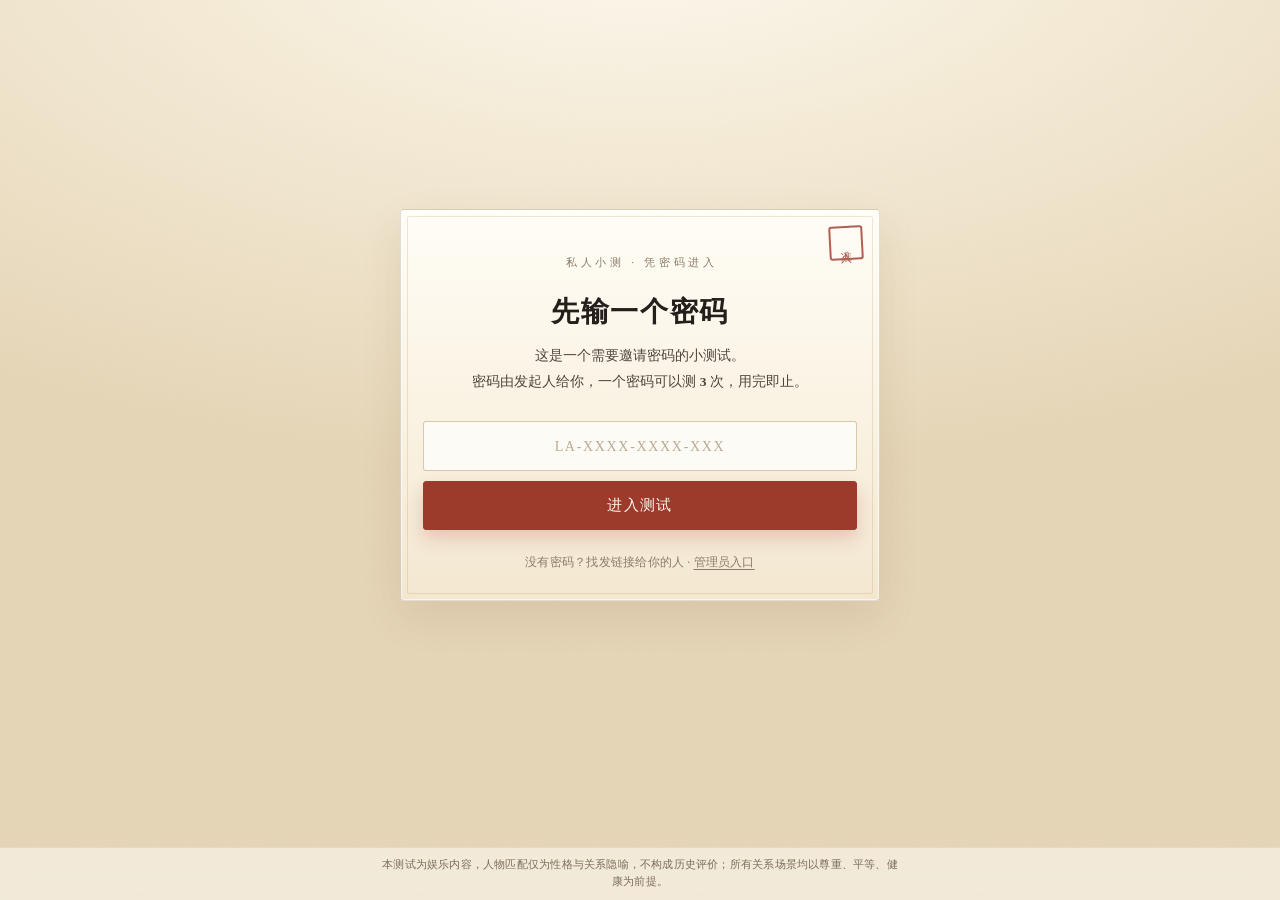
<file: index.html>
<!DOCTYPE html>
<html lang="zh-CN">
<head>
<meta charset="UTF-8">
<meta name="viewport" content="width=device-width, initial-scale=1, viewport-fit=cover">
<meta name="theme-color" content="#f4ecdb">
<link rel="icon" href="data:image/svg+xml,%3Csvg xmlns='http://www.w3.org/2000/svg' viewBox='0 0 64 64'%3E%3Crect width='64' height='64' rx='12' fill='%239c3a2c'/%3E%3Ctext x='32' y='44' font-size='36' text-anchor='middle' fill='%23f4ecdb' font-family='serif'%3E姻%3C/text%3E%3C/svg%3E">
<title>测测你最适合跟哪位历史人物谈恋爱</title>
<meta name="description" content="二十道生活化选择题，换一个古人的眼睛看你。9 种恋爱人格，64 位正面历史人物，2 分钟出结果。">
<meta property="og:title" content="测测你最适合跟哪位历史人物谈恋爱">
<meta property="og:description" content="二十道生活化选择题，换一个古人的眼睛看你。">
<meta property="og:type" content="website">
<link rel="stylesheet" href="assets/css/style.css">
</head>
<body>

<div class="shell">

  <!-- ============ 密码门 ============ -->
  <section id="view-gate" class="view view--gate" hidden>
    <div class="gate-card">
      <span class="seal gate-seal" aria-hidden="true">准入</span>
      <p class="eyebrow">私人小测 · 凭密码进入</p>
      <h1 class="gate-title">先输一个密码</h1>
      <p class="gate-sub">
        这是一个需要邀请密码的小测试。<br>
        密码由发起人给你，一个密码可以测 <b id="gate-max">3</b> 次，用完即止。
      </p>

      <div class="gate-form">
        <input id="gate-input" class="gate-input" type="text" inputmode="text"
               autocomplete="off" autocapitalize="characters" spellcheck="false"
               placeholder="LA-XXXX-XXXX-XXX" maxlength="20">
        <button id="gate-btn" class="btn-primary" type="button">进入测试</button>
      </div>

      <p id="gate-error" class="gate-error" hidden></p>

      <p class="gate-foot">
        没有密码？找发链接给你的人 ·
        <a href="admin.html">管理员入口</a>
      </p>
    </div>
  </section>

  <!-- ============ 首页 ============ -->
  <section id="view-home" class="view view--home">
    <div class="home-top">
      <span class="eyebrow">娱乐小测 · 古人也恋爱</span>
      <span class="seal" aria-hidden="true">姻缘</span>
    </div>

    <h1 class="home-title">
      <span class="hl-1">测测你最适合</span>
      <span class="hl-2">跟哪位历史人物</span>
      <span class="hl-3"><em>谈恋爱</em></span>
    </h1>

    <p class="home-sub">
      二十道生活化选择题，不考历史，只问你平时怎么爱人。<br>
      换一个古人的眼睛，看看你的恋爱人格。
    </p>

    <div class="entry-list">
      <button class="entry entry--female" data-entry="female" type="button">
        <span class="entry-no">壹</span>
        <span class="entry-body">
          <span class="entry-kicker">女生入口</span>
          <span class="entry-title">你适合被哪位古人认真喜欢</span>
          <span class="entry-hint"><b data-count="female">41</b> 位人物 · 9 种恋爱人格</span>
        </span>
        <span class="entry-arrow" aria-hidden="true">→</span>
      </button>

      <button class="entry entry--male" data-entry="male" type="button">
        <span class="entry-no">贰</span>
        <span class="entry-body">
          <span class="entry-kicker">男生入口</span>
          <span class="entry-title">你适合和哪位古人并肩恋爱</span>
          <span class="entry-hint"><b data-count="male">23</b> 位人物 · 8 种恋爱人格</span>
        </span>
        <span class="entry-arrow" aria-hidden="true">→</span>
      </button>
    </div>

    <p id="home-quota" class="home-quota" hidden>
      这个密码还能测 <b id="home-remain">3</b> 次<button id="btn-switch-code" class="quota-link" type="button">换一个密码</button>
    </p>

    <p class="home-note">全程约 2 分钟 · 不用注册 · 不收集任何个人信息</p>

    <div class="home-rule" aria-hidden="true">
      <i></i><span>以古为镜，照见自己</span><i></i>
    </div>
  </section>

  <!-- ============ 测试页 ============ -->
  <section id="view-quiz" class="view view--quiz" hidden>
    <header class="quiz-head">
      <button id="btn-quit" class="ghost-btn" type="button">退出</button>
      <span id="quiz-count" class="quiz-count">01 / 20</span>
      <span id="quiz-tag" class="quiz-tag">女生入口</span>
    </header>

    <div class="progress" role="progressbar" aria-valuemin="0" aria-valuemax="100" aria-valuenow="0">
      <i id="progress-fill"></i>
    </div>

    <div class="q-card">
      <p id="q-index" class="q-index">第 1 题</p>
      <h2 id="q-text" class="q-text"></h2>
      <div id="q-options" class="q-options"></div>
    </div>

    <button id="btn-back" class="ghost-btn ghost-btn--back" type="button">← 上一题</button>
  </section>

  <!-- ============ 结果页 ============ -->
  <section id="view-result" class="view view--result" hidden>
    <div id="result-root"></div>
  </section>

</div>

<footer class="disclaimer">
  <p>本测试为娱乐内容，人物匹配仅为性格与关系隐喻，不构成历史评价；所有关系场景均以尊重、平等、健康为前提。</p>
</footer>

<!-- 结果海报 -->
<div id="poster-modal" class="poster-modal" hidden>
  <div class="poster-panel">
    <div class="poster-head">
      <span>结果海报</span>
      <button id="poster-close" class="poster-x" type="button" aria-label="关闭">×</button>
    </div>
    <div class="poster-scroll">
      <img id="poster-img" alt="恋爱人格结果海报">
    </div>
    <div class="poster-actions">
      <a id="poster-download" class="btn-primary" download="恋爱人格结果.png">保存到相册</a>
      <button id="poster-close2" class="btn-ghost" type="button">关闭</button>
    </div>
    <p class="poster-tip">手机上长按图片也能直接保存 · 电脑点「保存到相册」</p>
  </div>
</div>

<script src="assets/js/vendor/supabase.min.js"></script>
<script>if (!window.supabase) { document.write('<script src="https://cdn.jsdelivr.net/npm/@supabase/supabase-js@2"><\/script>'); }</script>
<script src="assets/js/config.js"></script>
<script src="assets/js/backend.js"></script>
<script src="assets/js/data-figures.js"></script>
<script src="assets/js/data-questions.js"></script>
<script src="assets/js/data-insights.js"></script>
<script src="assets/js/codes.js"></script>
<script src="assets/js/poster.js"></script>
<script src="assets/js/app.js"></script>
</body>
</html>
</file>
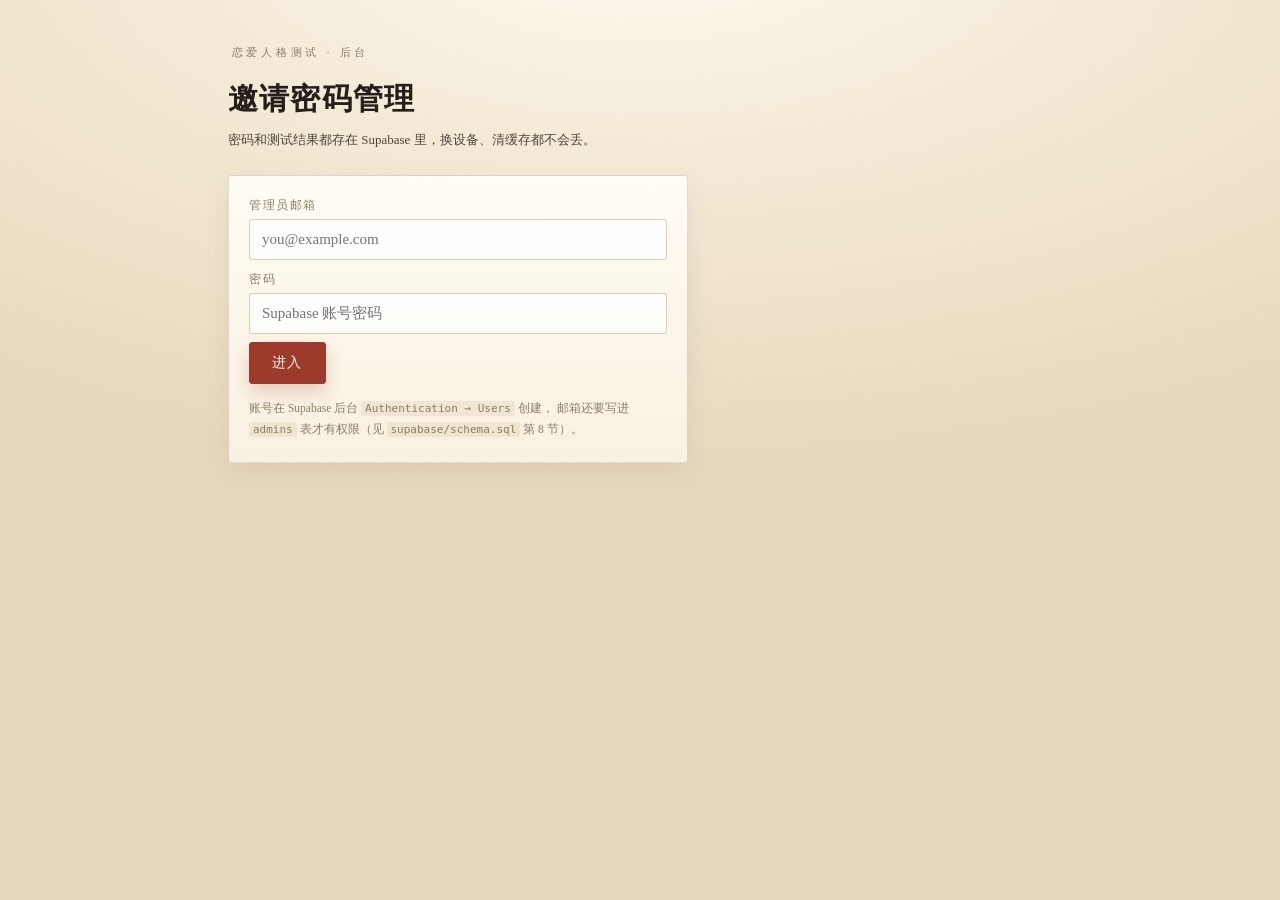
<file: admin.html>
<!DOCTYPE html>
<html lang="zh-CN">
<head>
<meta charset="UTF-8">
<meta name="viewport" content="width=device-width, initial-scale=1, viewport-fit=cover">
<meta name="theme-color" content="#f4ecdb">
<meta name="robots" content="noindex,nofollow">
<title>密码管理 · 恋爱人格测试</title>
<link rel="stylesheet" href="assets/css/style.css">
<link rel="stylesheet" href="assets/css/admin.css">
</head>
<body class="admin-body">

<div class="admin-wrap">

  <header class="admin-head">
    <p class="eyebrow">恋爱人格测试 · 后台</p>
    <h1>邀请密码管理</h1>
    <p class="admin-sub">密码和测试结果都存在 Supabase 里，换设备、清缓存都不会丢。</p>
  </header>

  <!-- 登录 -->
  <section id="admin-login" class="card card--login">
    <div class="field">
      <label class="field-label" for="admin-email">管理员邮箱</label>
      <input id="admin-email" class="input" type="email" placeholder="you@example.com"
             autocomplete="username" spellcheck="false">
    </div>
    <div class="field" style="margin-top:12px">
      <label class="field-label" for="admin-pass">密码</label>
      <div class="row row--tight">
        <input id="admin-pass" class="input" type="password" placeholder="Supabase 账号密码"
               autocomplete="current-password">
        <button id="admin-login-btn" class="btn-primary btn-inline" type="button">进入</button>
      </div>
    </div>
    <p id="admin-login-err" class="err" hidden></p>
    <p class="hint">
      账号在 Supabase 后台 <code>Authentication → Users</code> 创建，
      邮箱还要写进 <code>admins</code> 表才有权限（见 <code>supabase/schema.sql</code> 第 8 节）。
    </p>
  </section>

  <!-- 面板 -->
  <main id="admin-panel" hidden>

    <div class="admin-bar">
      <span id="admin-who" class="admin-who"></span>
      <span class="admin-bar-actions">
        <button id="btn-reload" class="btn-ghost btn-sm" type="button">刷新</button>
        <button id="btn-logout" class="btn-ghost btn-sm" type="button">退出登录</button>
      </span>
    </div>

    <section class="card">
      <h2 class="card-title">生成密码</h2>
      <div class="row">
        <div class="field">
          <label class="field-label" for="gen-count">数量</label>
          <input id="gen-count" class="input" type="number" value="20" min="1" max="200">
        </div>
        <div class="field">
          <label class="field-label" for="gen-uses">每个可测</label>
          <input id="gen-uses" class="input" type="number" value="3" min="1" max="99">
        </div>
        <div class="field field--grow">
          <label class="field-label" for="gen-batch">批次备注（可空）</label>
          <input id="gen-batch" class="input" type="text" placeholder="例如：十月小红书 / 老客户">
        </div>
        <button id="gen-btn" class="btn-primary btn-inline" type="button">生成</button>
      </div>
      <p class="hint">
        密码格式 <code>LA-XXXX-XXXX-XXX</code>。生成后写入数据库并自动复制，
        每用一次 <code>used_count</code> 加一，用满 <code>max_uses</code> 次即失效，不会超发。
      </p>
    </section>

    <section class="card">
      <div class="toolbar">
        <div class="toolbar-stat" id="stat">共 0 条</div>
        <div class="toolbar-actions">
          <button id="copy-all" class="btn-ghost btn-sm" type="button">复制未用完的</button>
          <button id="export-xlsx" class="btn-primary btn-sm" type="button">导出 Excel</button>
        </div>
      </div>

      <div class="table-wrap">
        <table class="code-table">
          <thead>
            <tr>
              <th class="col-no">#</th>
              <th>密码</th>
              <th>批次</th>
              <th class="col-use">已用 / 上限</th>
              <th class="col-use">剩余</th>
              <th>生成时间</th>
              <th class="col-act">操作</th>
            </tr>
          </thead>
          <tbody id="code-tbody"></tbody>
        </table>
        <p id="empty-tip" class="empty-tip">还没有生成过密码。</p>
      </div>
    </section>

    <section class="card">
      <h2 class="card-title">最近测试结果 <small id="result-count"></small></h2>
      <div class="table-wrap">
        <table class="code-table">
          <thead>
            <tr>
              <th>时间</th>
              <th>入口</th>
              <th>人格</th>
              <th>人物</th>
              <th class="col-use">相似度</th>
              <th>密码</th>
            </tr>
          </thead>
          <tbody id="result-tbody"></tbody>
        </table>
        <p id="result-empty" class="empty-tip">还没有人测过。</p>
      </div>
      <p class="hint">
        这里只记结果类型和匹配人物，不记任何身份信息。
      </p>
    </section>

    <section class="card">
      <h2 class="card-title">查一个密码</h2>
      <div class="row row--tight">
        <input id="check-input" class="input" type="text" placeholder="粘贴一个密码，例如 LA-ABCD-EFGH-JKL">
        <button id="check-btn" class="btn-ghost btn-inline" type="button">查</button>
      </div>
      <p id="check-result" class="check-result"></p>
    </section>

    <p class="admin-foot">
      次数由数据库的原子更新控制：<code>UPDATE … WHERE used_count &lt; max_uses</code>
      在行上加锁，两台设备同时提交也不会多发一次。
    </p>
  </main>

</div>

<script src="assets/js/vendor/supabase.min.js"></script>
<script>if (!window.supabase) { document.write('<script src="https://cdn.jsdelivr.net/npm/@supabase/supabase-js@2"><\/script>'); }</script>
<script src="assets/js/config.js"></script>
<script src="assets/js/backend.js"></script>
<script src="assets/js/codes.js"></script>
<script src="assets/js/xlsx.js"></script>
<script src="assets/js/admin.js"></script>
</body>
</html>
</file>
<file: assets/css/style.css>
/* =========================================================
   恋爱人格 · 古人也恋爱
   mobile-first / 宣纸 + 墨 + 朱砂
   ========================================================= */

:root {
  --paper:      #f4ecdb;
  --paper-lite: #fdf8ec;
  --paper-deep: #e7d8ba;
  --ink:        #241f1b;
  --ink-2:      #4e453c;
  --ink-3:      #8b7c69;
  --cinnabar:   #9c3a2c;
  --cinnabar-2: #b9543f;
  --indigo:     #3b5464;
  --jade:       #4d6b5b;
  --gold:       #a7894f;
  --line:       rgba(36, 31, 27, .14);
  --line-soft:  rgba(36, 31, 27, .08);
  --serif: "Songti SC", "STSong", "SimSun", "Noto Serif CJK SC", "Source Han Serif SC", "Songti TC", serif;
}

* { box-sizing: border-box; -webkit-tap-highlight-color: transparent; }

html { -webkit-text-size-adjust: 100%; }

body {
  margin: 0;
  min-height: 100vh;
  color: var(--ink);
  font-family: var(--serif);
  background-color: var(--paper-deep);
  background-image:
    radial-gradient(90% 60% at 50% -8%, #fdfaf1 0%, #f5ecd8 38%, #e6d6b7 100%);
  background-attachment: fixed;
  padding-bottom: calc(78px + env(safe-area-inset-bottom));
  -webkit-font-smoothing: antialiased;
  text-rendering: optimizeLegibility;
}

/* 纸的颗粒感 */
body::before {
  content: "";
  position: fixed;
  inset: 0;
  z-index: 0;
  pointer-events: none;
  opacity: .55;
  background-image: url("data:image/svg+xml,%3Csvg xmlns='http://www.w3.org/2000/svg' width='140' height='140'%3E%3Cfilter id='n'%3E%3CfeTurbulence type='fractalNoise' baseFrequency='0.85' numOctaves='2'/%3E%3CfeColorMatrix type='saturate' values='0'/%3E%3C/filter%3E%3Crect width='140' height='140' filter='url(%23n)' opacity='0.055'/%3E%3C/svg%3E");
}

.shell {
  position: relative;
  z-index: 1;
  max-width: 520px;
  margin: 0 auto;
  padding: 24px 20px 36px;
}

.view[hidden] { display: none !important; }

.view { animation: viewIn .34s ease both; }

@keyframes viewIn {
  from { opacity: 0; transform: translateY(8px); }
  to   { opacity: 1; transform: none; }
}

/* ================= 通用排印 ================= */

.eyebrow {
  display: inline-block;
  font-size: 11px;
  letter-spacing: .34em;
  color: var(--ink-3);
  text-indent: .34em;
}

.seal {
  display: inline-grid;
  place-items: center;
  width: 42px;
  height: 42px;
  padding: 3px;
  border: 2px solid var(--cinnabar);
  border-radius: 3px;
  color: var(--cinnabar);
  font-size: 13px;
  line-height: 1.12;
  letter-spacing: .1em;
  writing-mode: vertical-rl;
  text-orientation: upright;
  transform: rotate(-3deg);
  opacity: .92;
}

/* ================= 密码门 ================= */

.view--gate {
  min-height: calc(100vh - 170px);
  display: flex;
  align-items: center;
  justify-content: center;
}

.gate-card {
  position: relative;
  width: 100%;
  padding: 34px 22px 26px;
  border: 1px solid var(--line);
  border-radius: 4px;
  background: linear-gradient(180deg, #fffdf6 0%, #f9f1e0 60%, #f3e7d0 100%);
  box-shadow: 0 16px 40px rgba(84, 56, 24, .1), inset 0 0 0 1px rgba(255, 255, 255, .6);
  text-align: center;
}

.gate-card::before {
  content: "";
  position: absolute;
  inset: 6px;
  border: 1px solid rgba(167, 137, 79, .2);
  border-radius: 2px;
  pointer-events: none;
}

.gate-seal {
  position: absolute;
  top: 16px;
  right: 16px;
  width: 34px;
  height: 34px;
  font-size: 11px;
  opacity: .8;
}

.gate-title {
  margin: 12px 0 12px;
  font-size: 28px;
  font-weight: 600;
  letter-spacing: .06em;
}

.gate-sub {
  margin: 0 0 26px;
  font-size: 13.5px;
  line-height: 1.95;
  color: var(--ink-2);
}

.gate-form {
  display: flex;
  flex-direction: column;
  gap: 10px;
  position: relative;
}

.gate-input {
  width: 100%;
  font-family: inherit;
  font-size: 17px;
  letter-spacing: .14em;
  text-align: center;
  color: var(--ink);
  padding: 14px 12px;
  border: 1px solid rgba(167, 137, 79, .45);
  border-radius: 3px;
  background: rgba(255, 255, 255, .7);
  outline: none;
  transition: border-color .16s ease, box-shadow .16s ease;
}

.gate-input::placeholder {
  color: #b9ab94;
  letter-spacing: .12em;
  font-size: 14px;
}

.gate-input:focus {
  border-color: rgba(156, 58, 44, .55);
  box-shadow: 0 0 0 3px rgba(156, 58, 44, .07);
}

.gate-form .btn-primary { width: 100%; }

.gate-error {
  margin: 12px 0 0;
  font-size: 12.5px;
  color: var(--cinnabar);
  letter-spacing: .04em;
}

.gate-error.is-soft {
  color: var(--ink-3);
  font-size: 11.5px;
}

.gate-foot {
  margin: 22px 0 0;
  font-size: 11.5px;
  line-height: 1.9;
  color: var(--ink-3);
  letter-spacing: .02em;
}

.gate-foot a {
  color: var(--ink-3);
  text-decoration: underline;
  text-underline-offset: 3px;
}

.shake { animation: shake .34s ease; }

@keyframes shake {
  0%, 100% { transform: translateX(0); }
  20% { transform: translateX(-6px); }
  40% { transform: translateX(6px); }
  60% { transform: translateX(-4px); }
  80% { transform: translateX(4px); }
}

/* ================= 首页 ================= */

.home-top {
  display: flex;
  align-items: flex-start;
  justify-content: space-between;
  padding-top: 4px;
  margin-bottom: 26px;
}

.home-title {
  margin: 0 0 18px;
  font-size: clamp(31px, 9.4vw, 42px);
  font-weight: 600;
  line-height: 1.28;
  letter-spacing: .02em;
}

.home-title span { display: block; }

.home-title .hl-3 {
  font-size: 1.18em;
  letter-spacing: .12em;
}

.home-title em {
  font-style: normal;
  position: relative;
  color: var(--cinnabar);
  padding: 0 2px;
}

.home-title em::after {
  content: "";
  position: absolute;
  left: 0; right: 0; bottom: 3px;
  height: 8px;
  background: rgba(156, 58, 44, .13);
  z-index: -1;
}

.home-sub {
  margin: 0 0 30px;
  font-size: 14.5px;
  line-height: 1.95;
  color: var(--ink-2);
  letter-spacing: .01em;
}

/* ---- 入口卡 ---- */

.entry-list {
  display: flex;
  flex-direction: column;
  gap: 14px;
}

.entry {
  position: relative;
  display: flex;
  align-items: center;
  gap: 14px;
  width: 100%;
  padding: 18px 16px 18px 15px;
  text-align: left;
  font-family: inherit;
  color: inherit;
  cursor: pointer;
  border: 1px solid var(--line);
  border-radius: 4px;
  background:
    linear-gradient(178deg, #fffdf6 0%, #f9f1e0 62%, #f4e9d3 100%);
  box-shadow:
    0 10px 26px rgba(84, 56, 24, .09),
    inset 0 0 0 1px rgba(255, 255, 255, .7);
  transition: transform .18s ease, box-shadow .18s ease;
  overflow: hidden;
}

.entry::before {
  content: "";
  position: absolute;
  left: 0; top: 0; bottom: 0;
  width: 3px;
  background: var(--cinnabar);
  opacity: .85;
}

.entry--male::before { background: var(--indigo); }

.entry::after {
  content: "";
  position: absolute;
  right: -42px; top: -42px;
  width: 108px; height: 108px;
  border-radius: 50%;
  background: radial-gradient(circle, rgba(167, 137, 79, .16), transparent 68%);
}

.entry:active {
  transform: translateY(1px) scale(.995);
  box-shadow: 0 4px 14px rgba(84, 56, 24, .1), inset 0 0 0 1px rgba(255, 255, 255, .7);
}

.entry-no {
  flex: 0 0 auto;
  display: grid;
  place-items: center;
  width: 38px; height: 38px;
  border: 1px solid rgba(156, 58, 44, .5);
  border-radius: 2px;
  color: var(--cinnabar);
  font-size: 17px;
  background: rgba(156, 58, 44, .05);
}

.entry--male .entry-no {
  border-color: rgba(59, 84, 100, .5);
  color: var(--indigo);
  background: rgba(59, 84, 100, .05);
}

.entry-body { display: flex; flex-direction: column; gap: 5px; flex: 1 1 auto; min-width: 0; }

.entry-kicker {
  font-size: 10.5px;
  letter-spacing: .28em;
  color: var(--ink-3);
  text-indent: .28em;
}

.entry-title {
  font-size: 16.5px;
  font-weight: 600;
  line-height: 1.5;
  letter-spacing: .01em;
}

.entry-hint {
  font-size: 11.5px;
  color: var(--ink-3);
  letter-spacing: .04em;
}

.entry-hint b { font-weight: 600; color: var(--ink-2); }

.entry-arrow {
  flex: 0 0 auto;
  color: var(--ink-3);
  font-size: 17px;
  padding-right: 2px;
}

.home-note {
  margin: 18px 0 0;
  text-align: center;
  font-size: 11.5px;
  letter-spacing: .1em;
  color: var(--ink-3);
}

/* ---- 剩余次数 ---- */

.home-quota {
  display: flex;
  align-items: center;
  justify-content: center;
  gap: 6px;
  margin: 16px 0 0;
  padding: 7px 12px;
  font-size: 11.5px;
  letter-spacing: .06em;
  color: var(--ink-2);
  border: 1px solid var(--line);
  border-radius: 2px;
  background: rgba(255, 255, 255, .38);
  width: fit-content;
  margin-left: auto;
  margin-right: auto;
}

.home-quota b {
  font-size: 13px;
  color: var(--cinnabar);
  letter-spacing: .02em;
}

.home-quota.is-empty b { color: var(--ink-3); }

.quota-link {
  appearance: none;
  border: 0;
  background: none;
  padding: 0 0 0 8px;
  margin-left: 4px;
  font-family: inherit;
  font-size: 11px;
  color: var(--ink-3);
  text-decoration: underline;
  text-underline-offset: 3px;
  cursor: pointer;
}

/* ---- 结果计算中 ---- */

.result-loading {
  display: flex;
  flex-direction: column;
  align-items: center;
  justify-content: center;
  gap: 18px;
  min-height: 62vh;
  color: var(--ink-2);
}

.result-loading .seal {
  width: 52px;
  height: 52px;
  display: grid;
  place-items: center;
  font-size: 19px;
  animation: sealPulse 1.4s ease-in-out infinite;
}

.result-loading p {
  font-size: 13px;
  letter-spacing: .18em;
  color: var(--ink-3);
}

@keyframes sealPulse {
  0%, 100% { transform: scale(1); opacity: .82; }
  50% { transform: scale(1.07); opacity: 1; }
}

/* 入口按钮等待后端返回时 */
.entry.is-busy {
  opacity: .55;
  pointer-events: none;
}


.home-rule {
  display: flex;
  align-items: center;
  gap: 12px;
  margin: 34px 0 6px;
  color: var(--ink-3);
  font-size: 11px;
  letter-spacing: .28em;
}

.home-rule i {
  flex: 1;
  height: 1px;
  background: linear-gradient(90deg, transparent, var(--line), transparent);
}

/* ================= 测试页 ================= */

.quiz-head {
  display: flex;
  align-items: center;
  justify-content: space-between;
  gap: 10px;
  padding-top: 6px;
  margin-bottom: 14px;
}

.ghost-btn {
  appearance: none;
  border: 0;
  background: none;
  font-family: inherit;
  font-size: 12.5px;
  letter-spacing: .12em;
  color: var(--ink-3);
  padding: 6px 2px;
  cursor: pointer;
}

.ghost-btn:disabled { opacity: .28; cursor: default; }

.quiz-count {
  font-size: 12px;
  letter-spacing: .16em;
  color: var(--ink-2);
  font-variant-numeric: tabular-nums;
}

.quiz-tag {
  font-size: 10.5px;
  letter-spacing: .18em;
  color: var(--cinnabar);
  border: 1px solid rgba(156, 58, 44, .3);
  border-radius: 2px;
  padding: 3px 7px 3px 9px;
  background: rgba(156, 58, 44, .04);
}

.progress {
  height: 2px;
  background: var(--line-soft);
  border-radius: 2px;
  overflow: hidden;
  margin-bottom: 26px;
}

.progress i {
  display: block;
  height: 100%;
  width: 0;
  background: linear-gradient(90deg, var(--cinnabar), var(--cinnabar-2));
  transition: width .3s ease;
}

.q-card {
  position: relative;
  padding: 26px 18px 20px;
  border: 1px solid var(--line);
  border-radius: 4px;
  background: linear-gradient(180deg, rgba(255, 253, 246, .96), rgba(250, 243, 228, .96));
  box-shadow: 0 12px 30px rgba(84, 56, 24, .07), inset 0 0 0 1px rgba(255, 255, 255, .6);
  animation: cardIn .3s ease both;
}

@keyframes cardIn {
  from { opacity: 0; transform: translateY(10px); }
  to   { opacity: 1; transform: none; }
}

.q-card::before {
  content: "";
  position: absolute;
  inset: 5px;
  border: 1px solid rgba(167, 137, 79, .16);
  border-radius: 2px;
  pointer-events: none;
}

.q-index {
  position: relative;
  margin: 0 0 12px;
  font-size: 11px;
  letter-spacing: .26em;
  color: var(--gold);
  text-indent: .26em;
}

.q-text {
  position: relative;
  margin: 0 0 22px;
  font-size: 20px;
  font-weight: 600;
  line-height: 1.68;
  letter-spacing: .01em;
}

.q-options {
  position: relative;
  display: flex;
  flex-direction: column;
  gap: 10px;
}

.opt {
  display: flex;
  align-items: flex-start;
  gap: 11px;
  width: 100%;
  padding: 14px 13px;
  text-align: left;
  font-family: inherit;
  font-size: 14.5px;
  line-height: 1.62;
  color: var(--ink);
  cursor: pointer;
  border: 1px solid var(--line);
  border-radius: 3px;
  background: rgba(255, 255, 255, .5);
  transition: background .16s ease, border-color .16s ease, transform .12s ease;
}

.opt:active { transform: scale(.994); background: rgba(156, 58, 44, .06); }

.opt.is-picked {
  border-color: rgba(156, 58, 44, .55);
  background: rgba(156, 58, 44, .07);
}

.opt-mark {
  flex: 0 0 auto;
  display: grid;
  place-items: center;
  width: 20px; height: 20px;
  margin-top: 2px;
  font-size: 11px;
  color: var(--ink-3);
  border: 1px solid var(--line);
  border-radius: 2px;
  letter-spacing: 0;
}

.opt.is-picked .opt-mark {
  color: var(--cinnabar);
  border-color: rgba(156, 58, 44, .4);
}

.opt-text { flex: 1 1 auto; }

.ghost-btn--back {
  display: block;
  margin: 20px auto 0;
  color: var(--ink-3);
}

/* ================= 结果页 ================= */

.result-sheet {
  position: relative;
  padding: 30px 20px 26px;
  border: 1px solid var(--line);
  border-radius: 4px;
  background:
    linear-gradient(180deg, #fffdf7 0%, #faf3e2 55%, #f5ebd6 100%);
  box-shadow: 0 16px 40px rgba(84, 56, 24, .1), inset 0 0 0 1px rgba(255, 255, 255, .6);
  overflow: hidden;
}

.result-sheet::before {
  content: "";
  position: absolute;
  inset: 6px;
  border: 1px solid rgba(167, 137, 79, .2);
  pointer-events: none;
  border-radius: 2px;
}

.result-sheet::after {
  content: "缘";
  position: absolute;
  right: 12px; bottom: 12px;
  width: 54px; height: 54px;
  display: grid;
  place-items: center;
  font-size: 26px;
  color: rgba(156, 58, 44, .5);
  border: 2px solid rgba(156, 58, 44, .38);
  border-radius: 4px;
  transform: rotate(-6deg);
  pointer-events: none;
}

.result-head {
  position: relative;
  padding-bottom: 20px;
  margin-bottom: 20px;
  border-bottom: 1px dashed var(--line);
}

.result-label {
  margin: 10px 0 8px;
  font-size: clamp(29px, 8.6vw, 36px);
  font-weight: 600;
  letter-spacing: .05em;
  line-height: 1.25;
  color: var(--cinnabar);
}

.result-tagline {
  margin: 0;
  font-size: 14px;
  line-height: 1.8;
  color: var(--ink-2);
}

/* ---- 人物卡 ---- */

.figure-card {
  position: relative;
  padding: 20px 18px;
  margin-bottom: 22px;
  border: 1px solid rgba(167, 137, 79, .34);
  border-radius: 3px;
  background:
    repeating-linear-gradient(90deg, rgba(167, 137, 79, .05) 0 1px, transparent 1px 7px),
    linear-gradient(180deg, rgba(255, 252, 243, .9), rgba(248, 238, 219, .9));
}

.figure-meta {
  display: flex;
  align-items: center;
  gap: 7px;
  font-size: 11px;
  letter-spacing: .2em;
  color: var(--ink-3);
  margin-bottom: 8px;
}

.figure-meta .fig-arch { color: var(--cinnabar); letter-spacing: .14em; }

.figure-name {
  font-size: 34px;
  font-weight: 600;
  letter-spacing: .08em;
  line-height: 1.2;
}

.figure-name small {
  font-size: 15px;
  font-weight: 400;
  letter-spacing: .1em;
  color: var(--ink-3);
  margin-left: 4px;
}

.figure-tags {
  display: flex;
  flex-wrap: wrap;
  gap: 6px;
  margin-top: 12px;
}

.tag {
  font-size: 11.5px;
  letter-spacing: .06em;
  color: var(--ink-2);
  padding: 4px 9px;
  border: 1px solid var(--line);
  border-radius: 2px;
  background: rgba(255, 255, 255, .55);
}

.match-line {
  display: flex;
  align-items: baseline;
  gap: 6px;
  margin-top: 14px;
  font-size: 11.5px;
  letter-spacing: .12em;
  color: var(--ink-3);
}

.match-line b {
  font-size: 17px;
  color: var(--cinnabar);
  letter-spacing: .02em;
  font-variant-numeric: tabular-nums;
}

/* ---- 内容块 ---- */

.panel { margin-bottom: 22px; }

.panel-title {
  display: flex;
  align-items: baseline;
  gap: 8px;
  margin: 0 0 10px;
  font-size: 12px;
  font-weight: 400;
  letter-spacing: .26em;
  color: var(--gold);
  text-indent: .26em;
}

.panel-title::after {
  content: "";
  flex: 1;
  height: 1px;
  background: linear-gradient(90deg, rgba(167, 137, 79, .4), transparent);
}

.panel-title small {
  font-size: 10.5px;
  letter-spacing: .1em;
  color: var(--ink-3);
  order: 3;
}

.scene-text {
  margin: 0;
  padding: 16px 16px 16px 18px;
  font-size: 15.5px;
  line-height: 2;
  letter-spacing: .01em;
  color: var(--ink);
  border-left: 2px solid rgba(156, 58, 44, .55);
  background: rgba(156, 58, 44, .045);
  border-radius: 0 3px 3px 0;
}

.panel--plain p {
  margin: 0;
  font-size: 14.5px;
  line-height: 1.95;
  color: var(--ink-2);
}

.friction-text {
  margin: 0;
  padding: 14px 16px;
  font-size: 14.5px;
  line-height: 1.95;
  color: var(--ink-2);
  border: 1px dashed rgba(156, 58, 44, .35);
  border-radius: 3px;
  background: rgba(255, 255, 255, .45);
}

.tips {
  margin: 0;
  padding: 0;
  list-style: none;
  counter-reset: tip;
}

.tips li {
  counter-increment: tip;
  position: relative;
  padding: 0 0 0 30px;
  margin-bottom: 11px;
  font-size: 14.5px;
  line-height: 1.85;
  color: var(--ink-2);
}

.tips li:last-child { margin-bottom: 0; }

.tips li::before {
  content: counter(tip, cjk-ideographic);
  position: absolute;
  left: 0; top: 1px;
  width: 20px; height: 20px;
  display: grid;
  place-items: center;
  font-size: 10.5px;
  color: var(--cinnabar);
  border: 1px solid rgba(156, 58, 44, .3);
  border-radius: 2px;
}

/* ---- 六边形雷达 ---- */

.radar-wrap {
  padding: 6px 0 2px;
  display: flex;
  justify-content: center;
}

.radar {
  width: 100%;
  max-width: 320px;
  height: auto;
  overflow: visible;
}

.radar-grid {
  fill: rgba(167, 137, 79, .035);
  stroke: rgba(167, 137, 79, .28);
  stroke-width: 1;
}

.radar-spoke {
  stroke: rgba(167, 137, 79, .22);
  stroke-width: 1;
}

.radar-area {
  fill: rgba(156, 58, 44, .16);
  stroke: var(--cinnabar);
  stroke-width: 2;
  stroke-linejoin: round;
  transform-origin: 160px 152px;
  animation: radarIn .7s cubic-bezier(.2, .8, .3, 1) both;
}

@keyframes radarIn {
  from { transform: scale(.2); opacity: 0; }
  to   { transform: scale(1); opacity: 1; }
}

.radar-dot {
  fill: var(--cinnabar);
  animation: dotIn .4s .45s ease both;
}

@keyframes dotIn { from { opacity: 0; } to { opacity: 1; } }

.radar-label {
  font-size: 12px;
  fill: var(--ink-2);
  letter-spacing: .04em;
}

.radar-val {
  font-size: 9.5px;
  fill: var(--ink-3);
  letter-spacing: 0;
}

/* ---- 恋爱性格分析 ---- */

.insight {
  position: relative;
  padding: 4px 0 0;
}

.insight p { margin: 0; }

.insight-main {
  font-size: 15px;
  line-height: 2;
  color: var(--ink);
  letter-spacing: .01em;
}

.insight-key {
  position: relative;
  margin: 14px 0 12px;
  padding: 13px 15px 13px 17px;
  font-size: 14.5px;
  line-height: 1.95;
  color: var(--ink);
  background: linear-gradient(90deg, rgba(167, 137, 79, .14), rgba(167, 137, 79, .05));
  border-left: 2px solid var(--gold);
  border-radius: 0 3px 3px 0;
}

.insight-key::before {
  content: "「";
  position: absolute;
  left: 4px;
  top: 10px;
  color: rgba(167, 137, 79, .5);
  font-size: 14px;
}

.insight-end {
  font-size: 14px;
  line-height: 1.95;
  color: var(--ink-3);
  letter-spacing: .01em;
}

/* ---- 结果海报弹层 ---- */

body.is-modal { overflow: hidden; }

.poster-modal {
  position: fixed;
  inset: 0;
  z-index: 90;
  display: flex;
  align-items: center;
  justify-content: center;
  padding: 16px;
  background: rgba(30, 24, 18, .62);
  -webkit-backdrop-filter: blur(3px);
  backdrop-filter: blur(3px);
  animation: fadeIn .2s ease both;
}

.poster-modal[hidden] { display: none !important; }

@keyframes fadeIn { from { opacity: 0; } to { opacity: 1; } }

.poster-panel {
  width: 100%;
  max-width: 400px;
  max-height: 92vh;
  display: flex;
  flex-direction: column;
  background: #f7efdc;
  border: 1px solid rgba(167, 137, 79, .5);
  border-radius: 4px;
  overflow: hidden;
  box-shadow: 0 24px 60px rgba(0, 0, 0, .35);
}

.poster-head {
  display: flex;
  align-items: center;
  justify-content: space-between;
  padding: 11px 14px;
  font-size: 12px;
  letter-spacing: .2em;
  color: var(--ink-3);
  border-bottom: 1px solid rgba(167, 137, 79, .25);
}

.poster-x {
  border: 0;
  background: none;
  font-size: 20px;
  line-height: 1;
  color: var(--ink-3);
  cursor: pointer;
  padding: 2px 4px;
}

.poster-scroll {
  flex: 1;
  min-height: 0;
  overflow-y: auto;
  padding: 12px;
  -webkit-overflow-scrolling: touch;
}

.poster-scroll img {
  display: block;
  width: 100%;
  height: auto;
  border: 1px solid rgba(167, 137, 79, .3);
}

.poster-actions {
  display: flex;
  gap: 8px;
  padding: 10px 12px 4px;
}

.poster-actions .btn-primary,
.poster-actions .btn-ghost {
  padding: 12px 10px;
  font-size: 14px;
  text-align: center;
  text-decoration: none;
  display: block;
}

.poster-tip {
  margin: 0;
  padding: 6px 12px 12px;
  text-align: center;
  font-size: 11px;
  line-height: 1.6;
  color: var(--ink-3);
}

/* ---- 底部操作 ---- */

.result-actions {
  display: flex;
  gap: 10px;
  margin: 24px 0 14px;
}

.result-actions--main { margin-bottom: 10px; }

.result-actions--sub { margin-top: 0; }

.result-actions--sub .btn-ghost { font-size: 13.5px; padding: 12px 10px; }

.btn-primary,
.btn-ghost {
  flex: 1;
  font-family: inherit;
  font-size: 14.5px;
  letter-spacing: .1em;
  padding: 14px 10px;
  border-radius: 3px;
  cursor: pointer;
  transition: transform .14s ease, opacity .14s ease;
}

.btn-primary {
  border: 1px solid var(--cinnabar);
  background: var(--cinnabar);
  color: #fdf7ec;
  box-shadow: 0 8px 18px rgba(156, 58, 44, .22);
}

.btn-ghost {
  border: 1px solid var(--line);
  background: rgba(255, 255, 255, .5);
  color: var(--ink-2);
}

.btn-primary:active, .btn-ghost:active { transform: scale(.985); opacity: .92; }

.result-note {
  margin: 20px 0 0;
  padding-top: 16px;
  border-top: 1px dashed var(--line);
  font-size: 11.5px;
  line-height: 1.8;
  color: var(--ink-3);
  text-align: center;
  letter-spacing: .04em;
}

/* ---- toast ---- */

.toast {
  position: fixed;
  left: 50%;
  bottom: calc(96px + env(safe-area-inset-bottom));
  transform: translate(-50%, 10px);
  z-index: 60;
  padding: 10px 18px;
  font-size: 12.5px;
  letter-spacing: .08em;
  color: #fdf7ec;
  background: rgba(36, 31, 27, .9);
  border-radius: 3px;
  opacity: 0;
  pointer-events: none;
  transition: opacity .2s ease, transform .2s ease;
}

.toast.is-on { opacity: 1; transform: translate(-50%, 0); }

/* ================= 免责声明（固定） ================= */

.disclaimer {
  position: fixed;
  left: 0; right: 0; bottom: 0;
  z-index: 40;
  padding: 9px 16px calc(9px + env(safe-area-inset-bottom));
  background: rgba(244, 236, 219, .93);
  -webkit-backdrop-filter: blur(8px);
  backdrop-filter: blur(8px);
  border-top: 1px solid var(--line-soft);
}

.disclaimer p {
  max-width: 520px;
  margin: 0 auto;
  text-align: center;
  font-size: 10.5px;
  line-height: 1.6;
  letter-spacing: .02em;
  color: #7c6d5b;
}

/* ================= 桌面端 ================= */

@media (min-width: 720px) {
  .shell { padding-top: 40px; }
  .home-title { font-size: 46px; }
  .entry:hover { transform: translateY(-1px); box-shadow: 0 14px 30px rgba(84, 56, 24, .12); }
  .opt:hover { border-color: rgba(156, 58, 44, .4); background: rgba(255, 255, 255, .8); }
  .share-card:hover { background: rgba(255, 255, 255, .85); }
}

@media (prefers-reduced-motion: reduce) {
  *, *::before, *::after { animation-duration: .01ms !important; transition-duration: .01ms !important; }
}
</file>
<file: assets/css/admin.css>
/* =========================================================
   后台管理页样式（复用 style.css 的变量与按钮）
   ========================================================= */

.admin-body {
  padding-bottom: 40px;
  background-image: radial-gradient(90% 60% at 50% -8%, #fdfaf1 0%, #f5ecd8 40%, #e8d9bd 100%);
}

.admin-wrap {
  position: relative;
  z-index: 1;
  max-width: 860px;
  margin: 0 auto;
  padding: 34px 18px 20px;
}

.admin-head { margin-bottom: 22px; }

.admin-head h1 {
  margin: 8px 0 8px;
  font-size: 30px;
  font-weight: 600;
  letter-spacing: .04em;
}

.admin-sub {
  margin: 0;
  font-size: 13px;
  line-height: 1.9;
  color: var(--ink-2);
}

.card {
  position: relative;
  padding: 22px 20px;
  margin-bottom: 16px;
  border: 1px solid var(--line);
  border-radius: 4px;
  background: linear-gradient(180deg, rgba(255, 253, 246, .96), rgba(249, 241, 226, .96));
  box-shadow: 0 10px 26px rgba(84, 56, 24, .07);
}

.card--login { max-width: 460px; }

.card-title {
  margin: 0 0 16px;
  font-size: 13px;
  font-weight: 400;
  letter-spacing: .22em;
  color: var(--gold);
}

.row {
  display: flex;
  align-items: flex-end;
  gap: 10px;
  flex-wrap: wrap;
}

.row--tight { align-items: stretch; gap: 8px; }

.field { display: flex; flex-direction: column; gap: 6px; min-width: 110px; }

.field--grow { flex: 1 1 200px; }

.field-label {
  font-size: 11.5px;
  letter-spacing: .14em;
  color: var(--ink-3);
}

.input {
  width: 100%;
  font-family: inherit;
  font-size: 15px;
  color: var(--ink);
  padding: 11px 12px;
  border: 1px solid rgba(167, 137, 79, .4);
  border-radius: 3px;
  background: rgba(255, 255, 255, .72);
  outline: none;
  transition: border-color .16s ease, box-shadow .16s ease;
}

.input:focus {
  border-color: rgba(156, 58, 44, .5);
  box-shadow: 0 0 0 3px rgba(156, 58, 44, .07);
}

.btn-inline { flex: 0 0 auto; width: auto; padding: 11px 22px; font-size: 14px; }

.btn-sm {
  flex: 0 0 auto;
  width: auto;
  padding: 9px 14px;
  font-size: 12.5px;
  letter-spacing: .06em;
}

.btn-danger { color: var(--cinnabar); border-color: rgba(156, 58, 44, .3); }

.hint {
  margin: 14px 0 0;
  font-size: 11.5px;
  line-height: 1.85;
  color: var(--ink-3);
}

.hint code {
  font-family: Consolas, Menlo, monospace;
  font-size: 11px;
  padding: 1px 4px;
  background: rgba(167, 137, 79, .13);
  border-radius: 2px;
}

.err {
  margin: 10px 0 0;
  font-size: 12.5px;
  color: var(--cinnabar);
}

.toolbar {
  display: flex;
  align-items: center;
  justify-content: space-between;
  gap: 12px;
  flex-wrap: wrap;
  margin-bottom: 14px;
}

.toolbar-stat {
  font-size: 12px;
  letter-spacing: .12em;
  color: var(--ink-3);
}

.toolbar-actions { display: flex; gap: 8px; flex-wrap: wrap; }

.toolbar-actions button { flex: 0 0 auto; }

.table-wrap {
  max-height: 460px;
  overflow: auto;
  border: 1px solid var(--line-soft);
  border-radius: 3px;
  background: rgba(255, 255, 255, .5);
}

.code-table {
  width: 100%;
  border-collapse: collapse;
  font-size: 13px;
}

.code-table th {
  position: sticky;
  top: 0;
  z-index: 1;
  text-align: left;
  font-weight: 400;
  font-size: 11px;
  letter-spacing: .16em;
  color: var(--ink-3);
  padding: 10px 12px;
  background: #f7eeda;
  border-bottom: 1px solid var(--line);
}

.code-table td {
  padding: 10px 12px;
  border-bottom: 1px solid var(--line-soft);
  color: var(--ink-2);
  vertical-align: middle;
}

.code-table tr:last-child td { border-bottom: 0; }

.code-table .mono {
  font-family: Consolas, Menlo, monospace;
  font-size: 13.5px;
  letter-spacing: .06em;
  color: var(--ink);
}

.col-no { width: 44px; }
.col-act { width: 186px; }
.col-use { width: 84px; white-space: nowrap; }

/* ---- 顶部登录信息 ---- */

.admin-bar {
  display: flex;
  align-items: center;
  justify-content: space-between;
  gap: 10px;
  flex-wrap: wrap;
  margin-bottom: 12px;
  padding: 0 2px;
}

.admin-who {
  font-size: 11.5px;
  letter-spacing: .1em;
  color: var(--ink-3);
}

.admin-bar-actions { display: flex; gap: 8px; }
.admin-bar-actions button { flex: 0 0 auto; }

/* ---- 剩余次数徽章 ---- */

.badge {
  display: inline-block;
  min-width: 22px;
  padding: 2px 7px;
  font-family: Consolas, Menlo, monospace;
  font-size: 11.5px;
  border-radius: 2px;
  border: 1px solid transparent;
  text-align: center;
}

.badge--new { color: #3f6b4f; background: rgba(63, 107, 79, .1); border-color: rgba(63, 107, 79, .22); }
.badge--part { color: var(--gold); background: rgba(167, 137, 79, .14); border-color: rgba(167, 137, 79, .3); }
.badge--done { color: var(--ink-3); background: rgba(120, 108, 92, .1); border-color: rgba(120, 108, 92, .2); }
.badge--off { color: var(--cinnabar); background: rgba(156, 58, 44, .08); border-color: rgba(156, 58, 44, .22); }

.mini-btn + .mini-btn { margin-left: 5px; }

.mini-btn--ghost {
  color: var(--ink-2);
  border-color: rgba(120, 108, 92, .28);
}

.mini-btn--danger {
  color: var(--ink-3);
  border-color: rgba(120, 108, 92, .22);
  padding: 4px 7px;
}

.mini-btn--danger:hover { color: var(--cinnabar); border-color: rgba(156, 58, 44, .4); }

.mini-btn {
  font-family: inherit;
  font-size: 11.5px;
  color: var(--cinnabar);
  background: none;
  border: 1px solid rgba(156, 58, 44, .28);
  border-radius: 2px;
  padding: 4px 9px;
  cursor: pointer;
}

.empty-tip {
  margin: 0;
  padding: 26px 12px;
  text-align: center;
  font-size: 12.5px;
  color: var(--ink-3);
}

.check-result {
  margin: 12px 0 0;
  font-size: 13px;
  min-height: 20px;
  color: var(--ink-2);
}

.check-result.ok { color: #3f6b4f; }
.check-result.bad { color: var(--cinnabar); }

.admin-foot {
  margin: 8px 0 0;
  padding: 14px 4px;
  font-size: 11.5px;
  line-height: 1.9;
  color: var(--ink-3);
  text-align: center;
}

@media (max-width: 520px) {
  .admin-wrap { padding-top: 22px; }
  .admin-head h1 { font-size: 24px; }
  .card { padding: 18px 14px; }
  .row { gap: 8px; }
  .field { flex: 1 1 100%; }
  .btn-inline { width: 100%; }
  .toolbar { align-items: flex-start; }
  .table-wrap { overflow-x: auto; }
  .code-table { min-width: 600px; }
  .code-table th:nth-child(6),
  .code-table td:nth-child(6) { display: none; }
}
</file>
